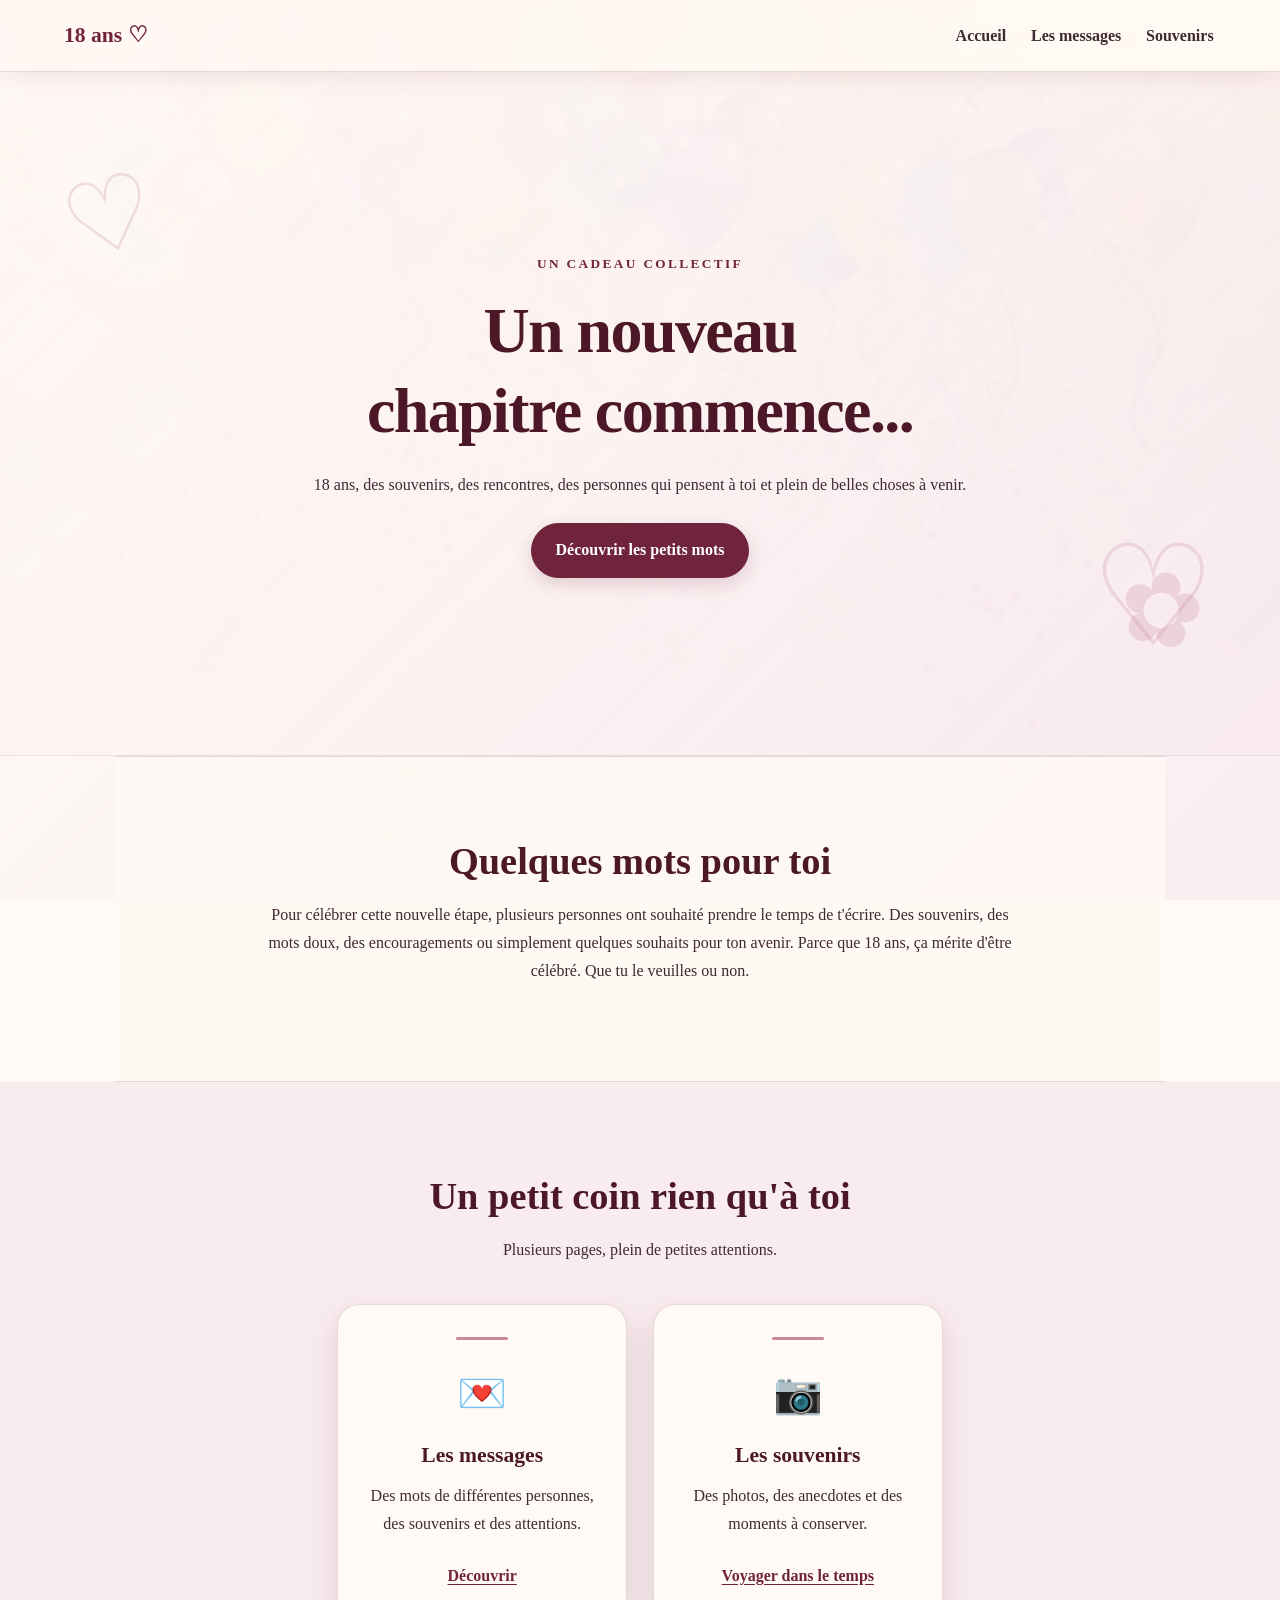
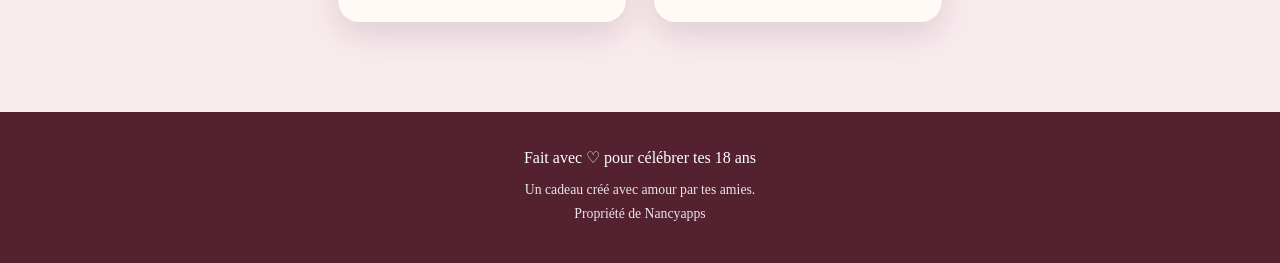
<file: index.html>
<!DOCTYPE html>
<html lang="fr">

<head>
    <meta charset="UTF-8">
    <meta name="viewport" content="width=device-width, initial-scale=1.0">

    <title>18 ans — Un nouveau chapitre</title>

<link rel="stylesheet" href="css/commun.css">
    <link rel="stylesheet" href="css/accueil.css"></head>

<body>

    <header>
        <nav>
            <div class="logo">18 ans ♡</div>

            <ul>
                <li><a href="index.html">Accueil</a></li>
                <li><a href="messages.html">Les messages</a></li>
                <li><a href="souvenir.html">Souvenirs</a></li>
            </ul>
        </nav>
    </header>

    <main>

        <!-- HERO -->
        <section class="hero" id="accueil">

            <div class="hero-content">

                <p class="subtitle">Un cadeau collectif</p>

                <h1>Un nouveau chapitre commence...</h1>

                <p class="hero-text">
                    18 ans, des souvenirs, des rencontres,
                    des personnes qui pensent à toi
                    et plein de belles choses à venir.
                </p>

                <a href="messages.html" class="button">
                    Découvrir les petits mots
                </a>

            </div>

            <div class="hero-decoration">♡</div>

        </section>


        <!-- INTRODUCTION -->
        <section class="introduction">

            <h2>Quelques mots pour toi</h2>

            <p>
                Pour célébrer cette nouvelle étape,
                plusieurs personnes ont souhaité
                prendre le temps de t'écrire.

                Des souvenirs, des mots doux,
                des encouragements ou simplement
                quelques souhaits pour ton avenir.

                Parce que 18 ans, ça mérite
                d'être célébré.
                Que tu le veuilles ou non.
            </p>

        </section>


        <!-- ACCES AUX PAGES -->
        <section class="messages-section">

            <h2>Un petit coin rien qu'à toi</h2>

            <p class="section-description">
                Plusieurs pages, plein de petites attentions.
            </p>

            <div class="cards-container">

                <article class="card">
                    <div class="card-icon">💌</div>

                    <h3>Les messages</h3>

                    <p>
                        Des mots de différentes personnes,
                        des souvenirs et des attentions.
                    </p>

                    <a href="messages.html">Découvrir</a>
                </article>

                <article class="card">
                    <div class="card-icon">📷</div>

                    <h3>Les souvenirs</h3>

                    <p>
                        Des photos, des anecdotes
                        et des moments à conserver.
                    </p>

                    <a href="souvenir.html">Voyager dans le temps</a>
                </article>

               

            </div>

        </section>


        

    </main>


    <footer>

        <p>Fait avec ♡ pour célébrer tes 18 ans</p>

        <p class="footer-small">
            Un cadeau créé avec amour par tes amies.<br>
            Propriété de Nancyapps
        </p>

    </footer>

    

</body>
</html>
</file>
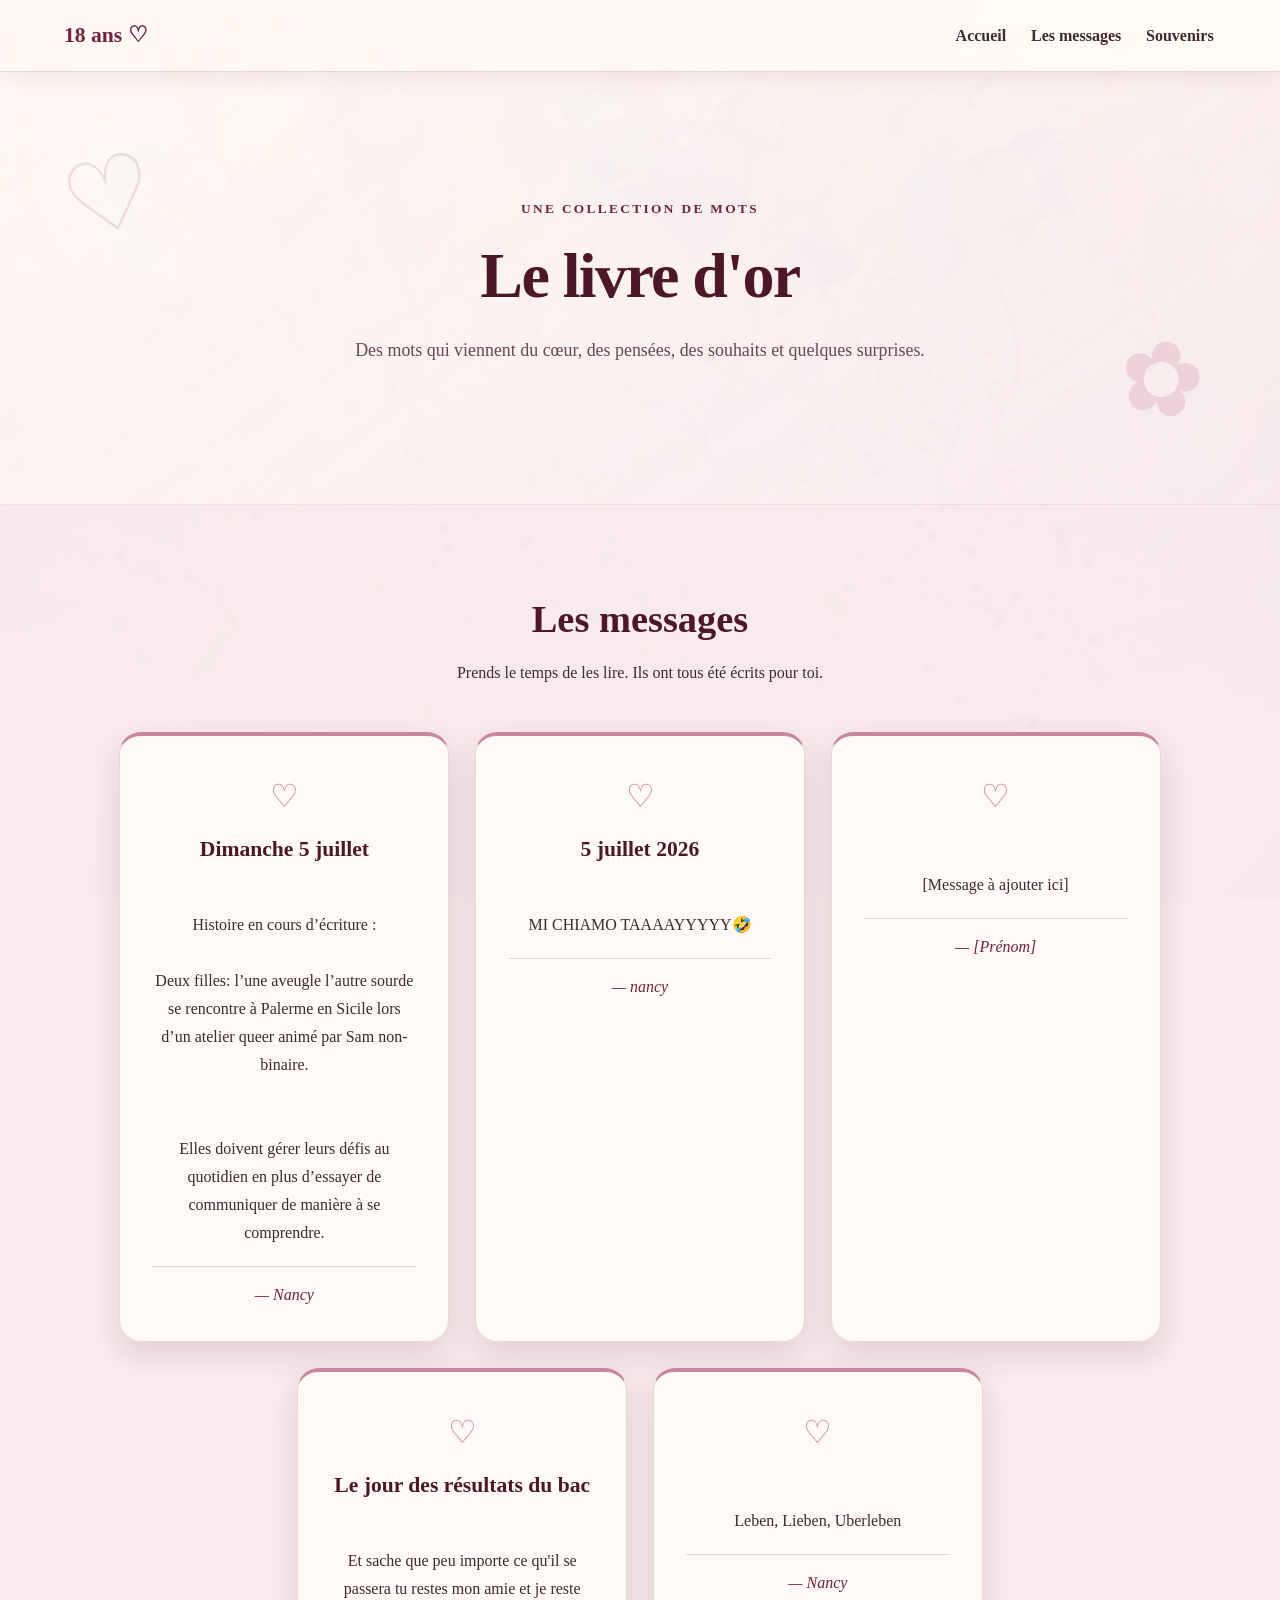
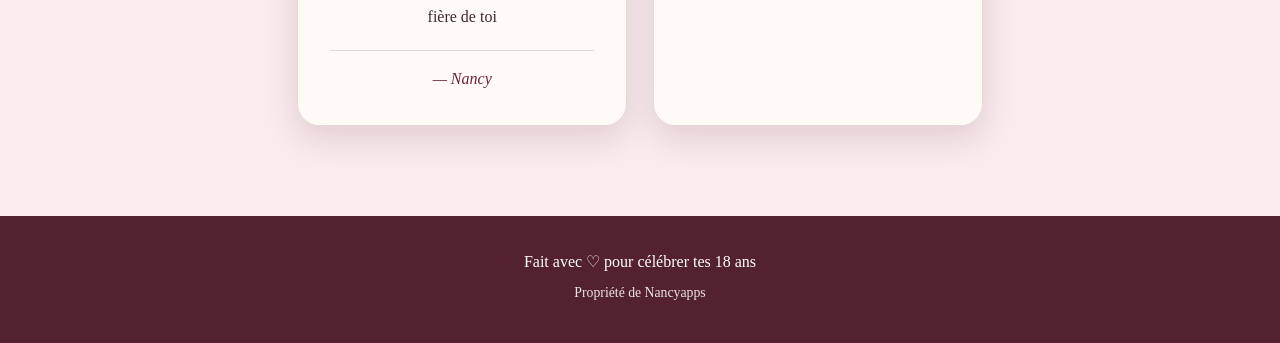
<file: livre_or.html>
<!DOCTYPE html>
<html lang="fr">

<head>
    <meta charset="UTF-8">
    <meta name="viewport" content="width=device-width, initial-scale=1.0">

    <title>Le livre d'or — 18 ans</title>

<link rel="stylesheet" href="css/commun.css">
    <link rel="stylesheet" href="css/livre_or.css"></head>

<body>

    <header>
        <nav>
            <div class="logo">18 ans ♡</div>

            <ul>
                <li><a href="index.html">Accueil</a></li>
                <li><a href="messages.html">Les messages</a></li>
                <li><a href="souvenir.html">Souvenirs</a></li>
            </ul>
        </nav>
    </header>

    <main>

        <section class="hero">

            <div class="hero-content">

                <p class="subtitle">Une collection de mots</p>

                <h1>Le livre d'or</h1>

                <p>
                    Des mots qui viennent du cœur,
                    des pensées, des souhaits
                    et quelques surprises.
                </p>

            </div>

        </section>


        <section class="guestbook">

            <h2>Les messages</h2>

            <p>
                Prends le temps de les lire.
                Ils ont tous été écrits pour toi.
            </p>

            <div class="message-container">

                <!-- MESSAGE 1 -->
                <article class="message-card">

                    <span class="message-decoration">♡</span>

                    <h3>Dimanche 5 juillet</h3>

                    <p>
                        Histoire en cours d’écriture : 

Deux filles: l’une aveugle l’autre sourde se rencontre à Palerme en Sicile lors d’un atelier queer animé par Sam non-binaire. <br>

Elles doivent gérer leurs défis au quotidien en plus d’essayer de communiquer de manière à se comprendre.
                    </p>

                    <span class="author">
                        — Nancy
                    </span>

                </article>


                <!-- MESSAGE 2 -->
                <article class="message-card">

                    <span class="message-decoration">♡</span>

                    <h3>5 juillet 2026</h3>

                    <p>
                        MI CHIAMO TAAAAYYYYY🤣
                    </p>

                    <span class="author">
                        — nancy
                    </span>

                </article>


                <!-- MESSAGE 3 -->
                <article class="message-card">

                    <span class="message-decoration">♡</span>

                    <h3></h3>

                    <p>
                        [Message à ajouter ici]
                    </p>

                    <span class="author">
                        — [Prénom]
                    </span>

                </article>
                
					<!-- MESSAGE 4-->
                <article class="message-card">

                    <span class="message-decoration">♡</span>

                    <h3>Le jour des résultats du bac</h3>

                    <p>
					Et sache que peu importe ce qu'il se passera tu restes mon amie et je reste fière de toi      
					      </p>

                    <span class="author">
                        — Nancy
                    </span>

                </article>
                
                   <!-- MESSAGE 5 -->
                <article class="message-card">

                    <span class="message-decoration">♡</span>

                    <h3></h3>

                    <p>
                        Leben, Lieben, Uberleben
                    </p>

                    <span class="author">
                        — Nancy
                    </span>

                </article>
                
            </div>

        </section>


       

    </main>


    <footer>
        <p>Fait avec ♡ pour célébrer tes 18 ans</p>
        <p class="footer-small">Propriété de Nancyapps</p>
    </footer>

    

</body>
</html>
</file>
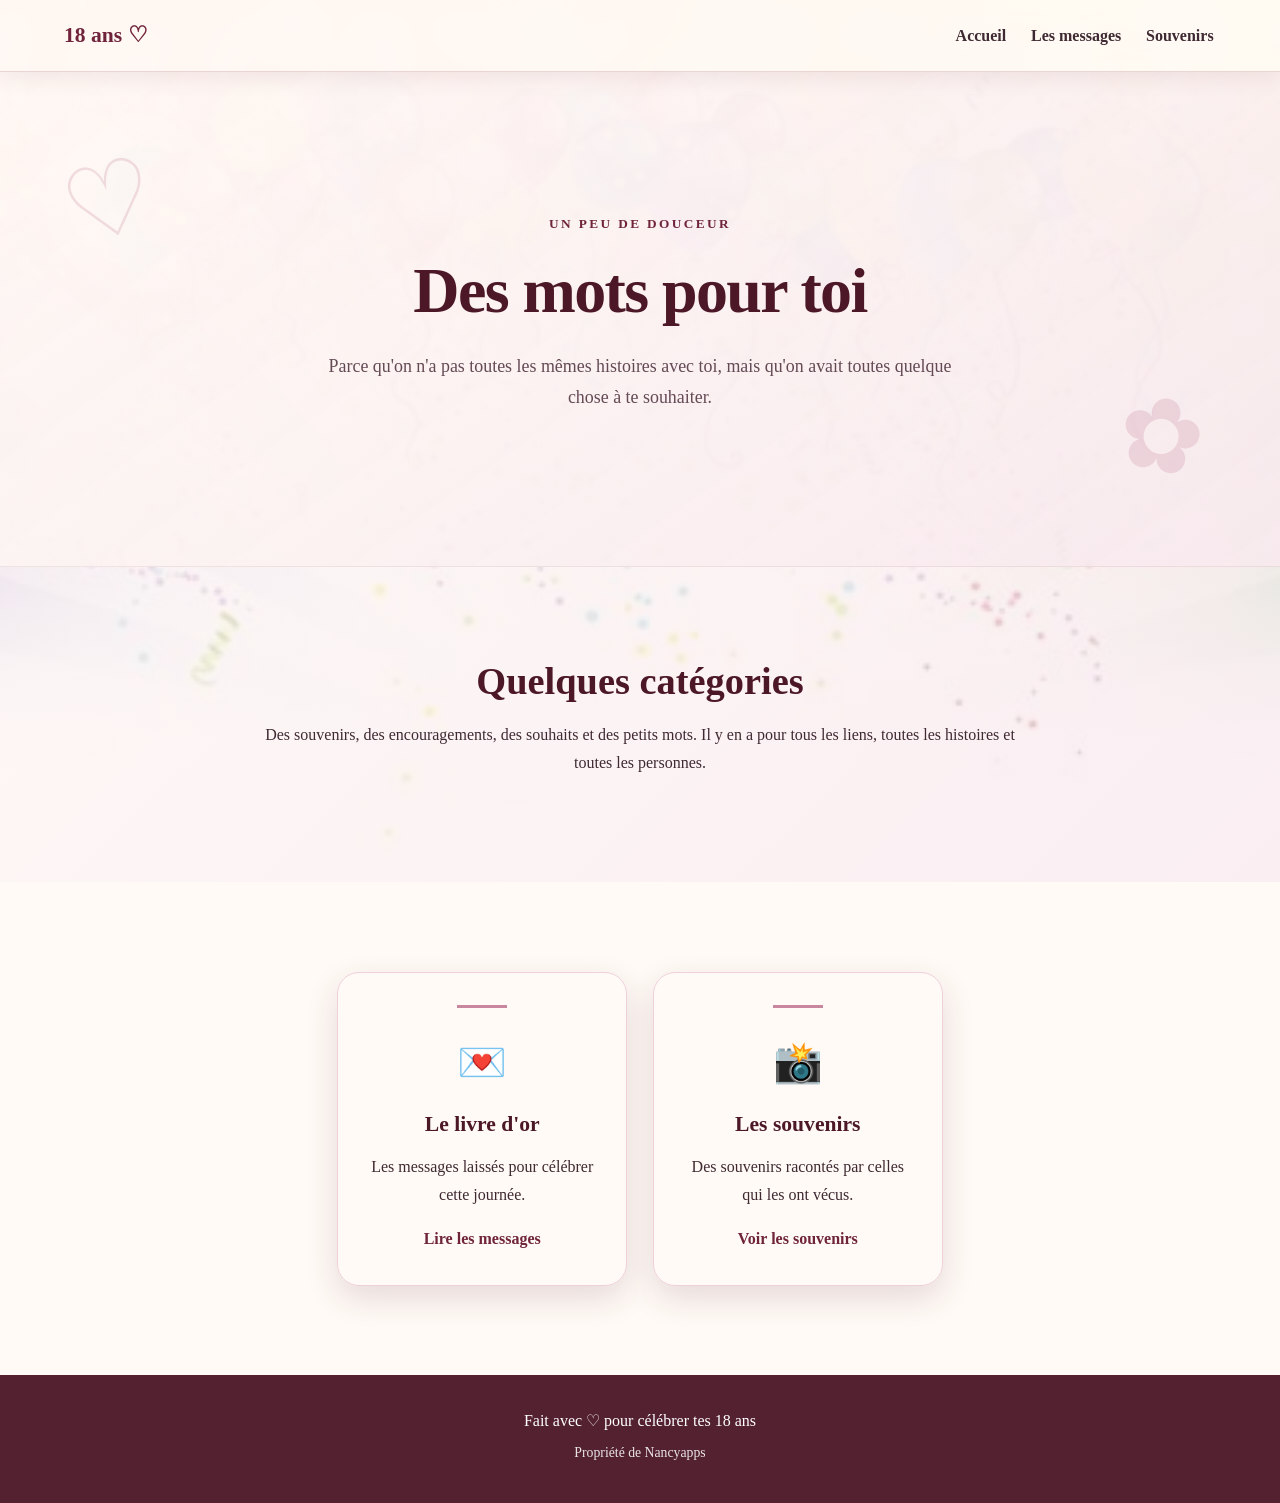
<file: messages.html>
<!DOCTYPE html>
<html lang="fr">

<head>
    <meta charset="UTF-8">
    <meta name="viewport" content="width=device-width, initial-scale=1.0">

    <title>Les messages — 18 ans</title>
<link rel="stylesheet" href="css/commun.css">
    <link rel="stylesheet" href="css/messages.css">
</head>

<body>

    <header>
        <nav>
            <div class="logo">18 ans ♡</div>

            <ul>
                <li><a href="index.html">Accueil</a></li>
                <li><a href="messages.html">Les messages</a></li>
                <li><a href="souvenir.html">Souvenirs</a></li>
            </ul>
        </nav>
    </header>

    <main>

        <section class="hero">

            <div class="hero-content">

                <p class="subtitle">Un peu de douceur</p>

                <h1>Des mots pour toi</h1>

                <p>
                    Parce qu'on n'a pas toutes les mêmes histoires
                    avec toi, mais qu'on avait toutes
                    quelque chose à te souhaiter.
                </p>

            </div>

        </section>


        <section class="introduction">

            <h2>Quelques catégories</h2>

            <p>
                Des souvenirs, des encouragements,
                des souhaits et des petits mots.
                Il y en a pour tous les liens,
                toutes les histoires et toutes les personnes.
            </p>

        </section>


        <section class="messages-section">

            <div class="cards-container">

                <article class="card">

                    <div class="card-icon">💌</div>

                    <h3>Le livre d'or</h3>

                    <p>
                        Les messages laissés pour
                        célébrer cette journée.
                    </p>

                    <a href="livre_or.html">Lire les messages</a>

                </article>


                <article class="card">

                    <div class="card-icon">📸</div>

                    <h3>Les souvenirs</h3>

                    <p>
                        Des souvenirs racontés par
                        celles qui les ont vécus.
                    </p>

                    <a href="souvenir.html">Voir les souvenirs</a>

                </article>


              

            </div>

        </section>


      

    </main>


    <footer>
        <p>Fait avec ♡ pour célébrer tes 18 ans</p>
        <p class="footer-small">Propriété de Nancyapps</p>
    </footer>

    

</body>
</html>
</file>
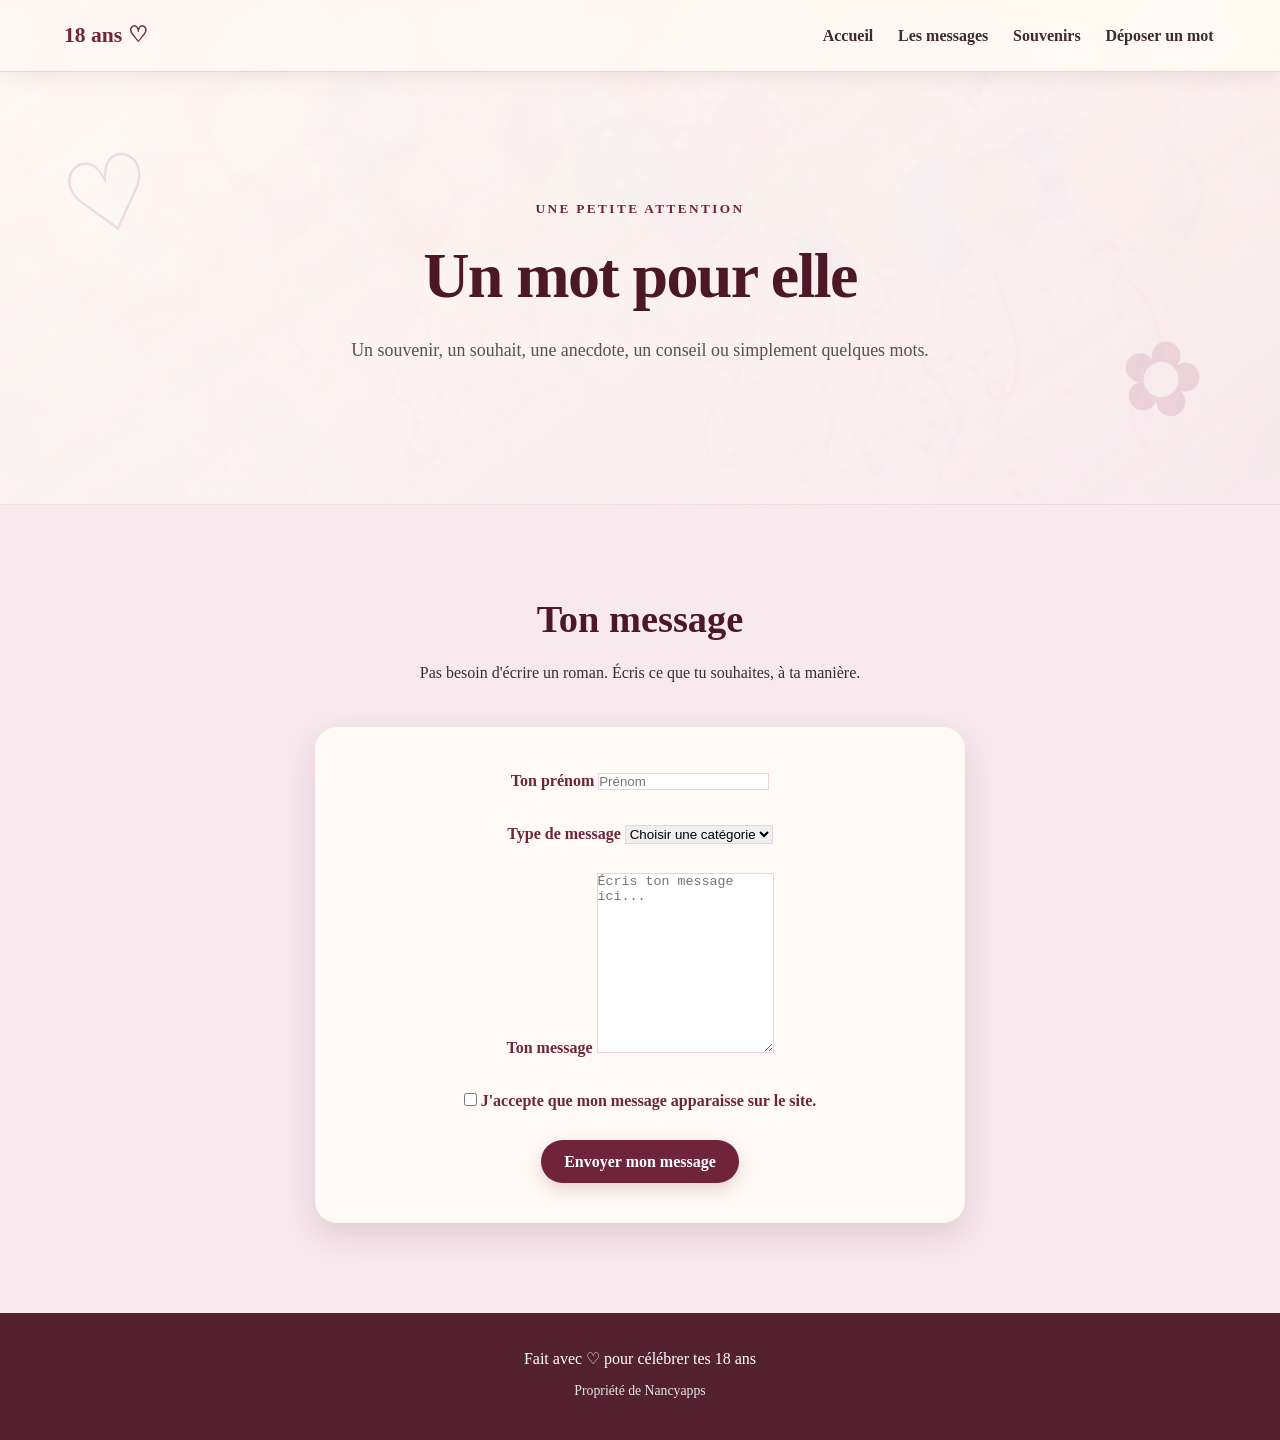
<file: mot.html>
<!DOCTYPE html>
<html lang="fr">

<head>
    <meta charset="UTF-8">
    <meta name="viewport" content="width=device-width, initial-scale=1.0">

    <title>Déposer un mot — 18 ans</title>

<link rel="stylesheet" href="css/commun.css">
<link rel="stylesheet" href="css/mot.css"></head>

<body>

    <header>
        <nav>
            <div class="logo">18 ans ♡</div>

            <ul>
                <li><a href="index.html">Accueil</a></li>
                <li><a href="messages.html">Les messages</a></li>
                <li><a href="souvenir.html">Souvenirs</a></li>
                <li><a href="mot.html">Déposer un mot</a></li>
            </ul>
        </nav>
    </header>

    <main>

        <section class="hero">

            <div class="hero-content">

                <p class="subtitle">Une petite attention</p>

                <h1>Un mot pour elle</h1>

                <p>
                    Un souvenir, un souhait,
                    une anecdote, un conseil
                    ou simplement quelques mots.
                </p>

            </div>

        </section>


        <section class="deposit">

            <h2>Ton message</h2>

            <p>
                Pas besoin d'écrire un roman.
                Écris ce que tu souhaites,
                à ta manière.
            </p>

            <form id="form-message">

                <div class="form-group">

                    <label for="prenom">
                        Ton prénom
                    </label>

                    <input
                        type="text"
                        id="prenom"
                        name="prenom"
                        placeholder="Prénom"
                        required
                    >

                </div>


                <div class="form-group">

                    <label for="categorie">
                        Type de message
                    </label>

                    <select
                        id="categorie"
                        name="categorie"
                        required
                    >

                        <option value="">
                            Choisir une catégorie
                        </option>

                        <option value="souvenir">
                            Un souvenir
                        </option>

                        <option value="petit-mot">
                            Un petit mot
                        </option>

                        <option value="avenir">
                            Pour son avenir
                        </option>

                        <option value="autre">
                            Autre
                        </option>

                    </select>

                </div>


                <div class="form-group">

                    <label for="message">
                        Ton message
                    </label>

                    <textarea
                        id="message"
                        name="message"
                        rows="8"
                        placeholder="Écris ton message ici..."
                        required
                    ></textarea>

                </div>


                <div class="form-group">

                    <label>
                        <input
                            type="checkbox"
                            name="autorisation"
                            required
                        >

                        J'accepte que mon message
                        apparaisse sur le site.
                    </label>

                </div>


                <button type="submit" class="button">
                    Envoyer mon message
                </button>

            </form>

        </section>

    </main>


    <footer>
        <p>Fait avec ♡ pour célébrer tes 18 ans</p>
        <p class="footer-small">Propriété de Nancyapps</p>
    </footer>

    <script src="script.js"></script>

</body>
</html>
</file>
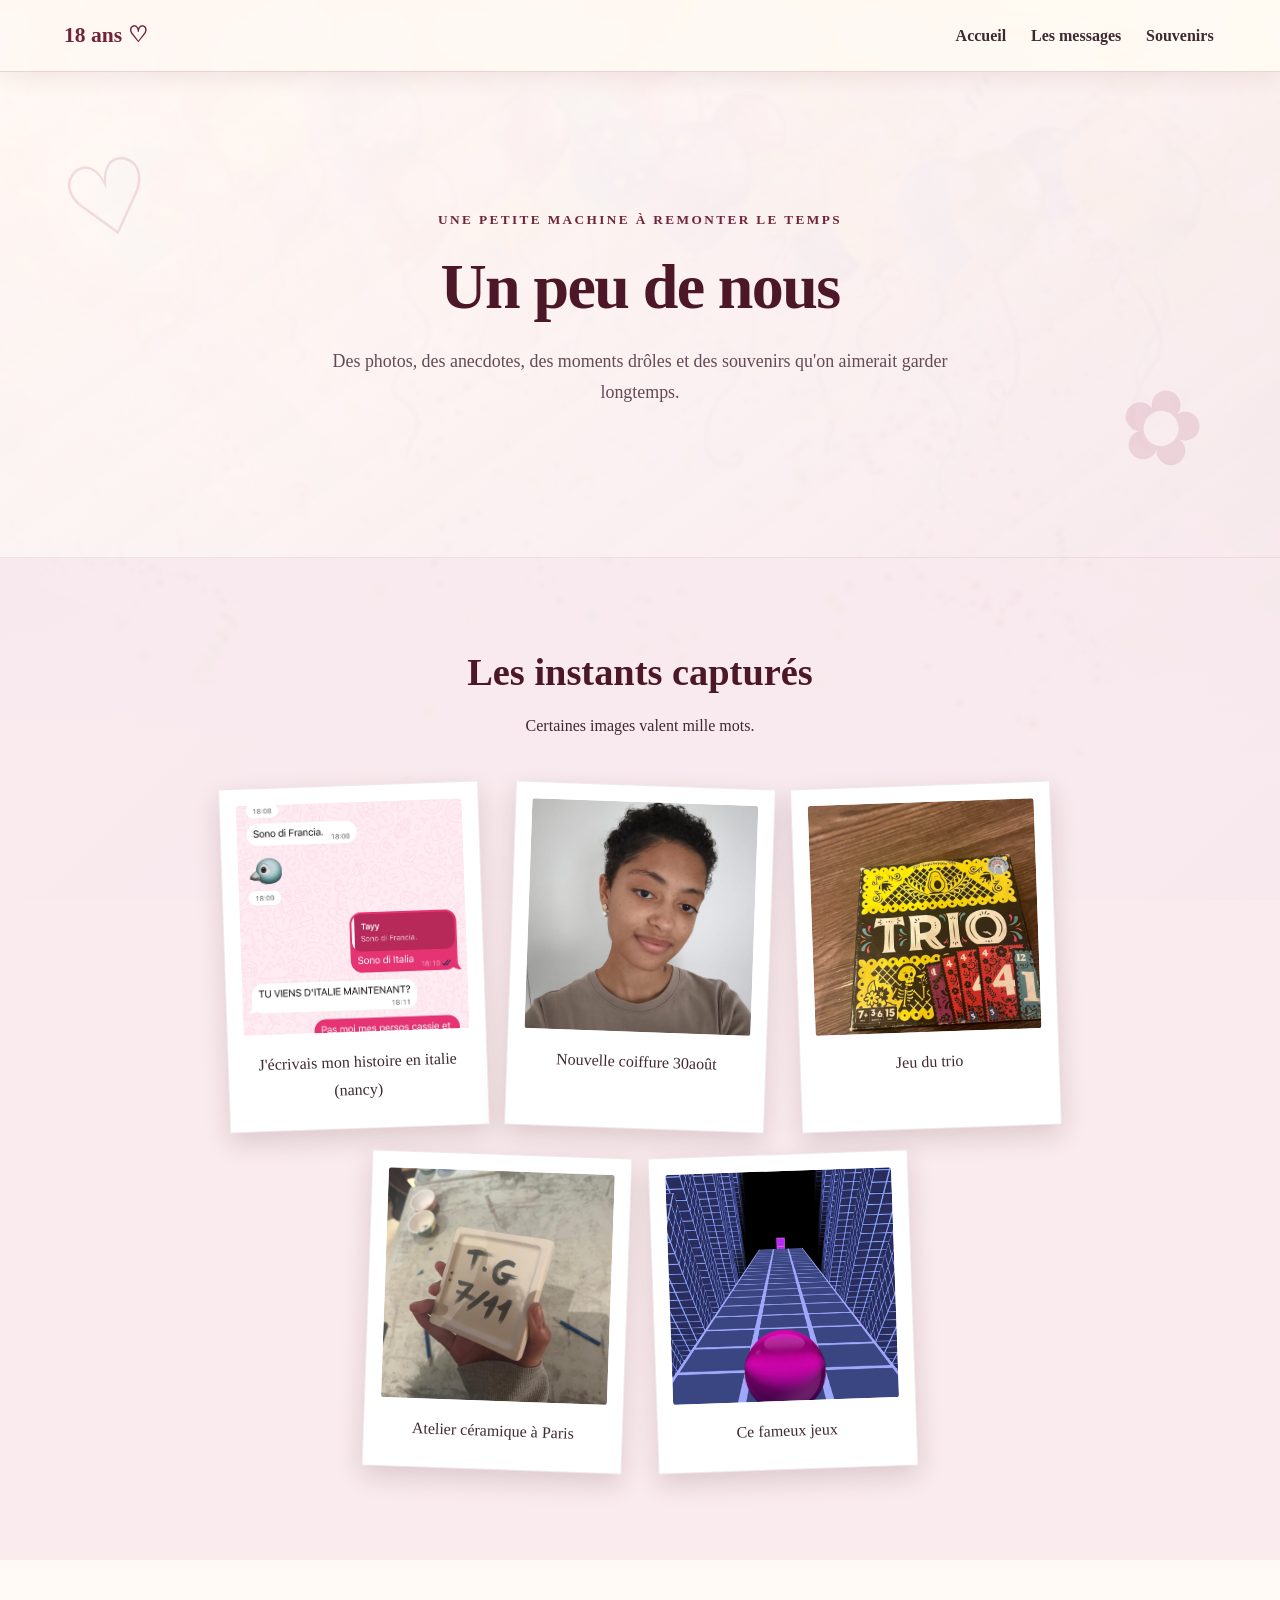
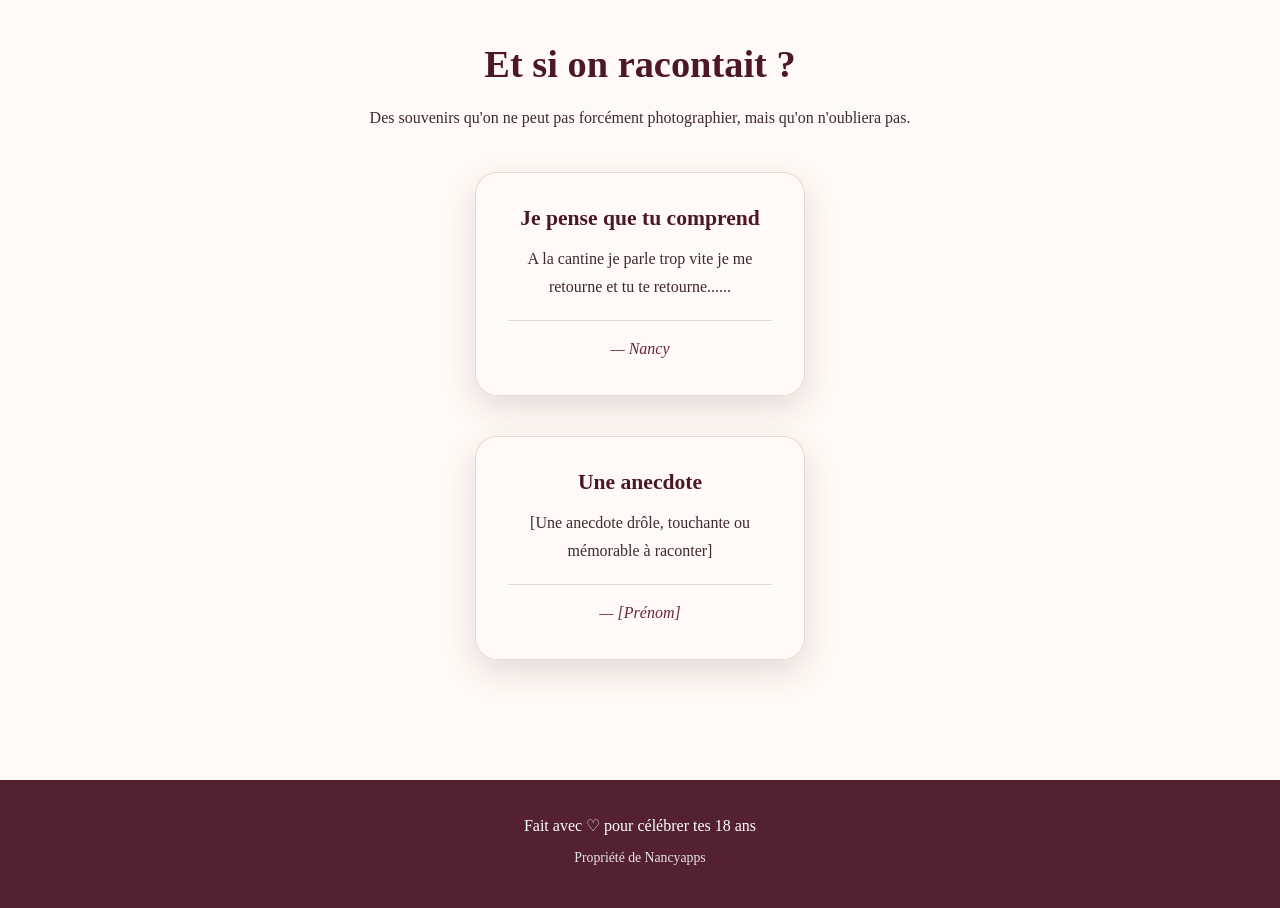
<file: souvenir.html>
<!DOCTYPE html>
<html lang="fr">

<head>
    <meta charset="UTF-8">
    <meta name="viewport" content="width=device-width, initial-scale=1.0">

    <title>Les souvenirs — 18 ans</title>
<link rel="stylesheet" href="css/commun.css">
    <link rel="stylesheet" href="css/souvenir.css">
</head>

<body>

    <header>
        <nav>
            <div class="logo">18 ans ♡</div>

            <ul>
                <li><a href="index.html">Accueil</a></li>
                <li><a href="messages.html">Les messages</a></li>
                <li><a href="souvenir.html">Souvenirs</a></li>
            </ul>
        </nav>
    </header>

    <main>

        <section class="hero">

            <div class="hero-content">

                <p class="subtitle">Une petite machine à remonter le temps</p>

                <h1>Un peu de nous</h1>

                <p>
                    Des photos, des anecdotes,
                    des moments drôles et des souvenirs
                    qu'on aimerait garder longtemps.
                </p>

            </div>

        </section>


        <section class="souvenirs">

            <h2>Les instants capturés</h2>

            <p>
                Certaines images valent mille mots.
            </p>

            <div class="photo-container">

                <figure class="photo-placeholder">

                    <img src="images/italie_nancy_tayy.jpg" alt="Souvenir">

                    <figcaption>
						J'écrivais mon histoire en italie (nancy)
                    </figcaption>

                </figure>


                <figure class="photo-placeholder">

                    <img src="images/tayy.jpg" alt="Souvenir">

                    <figcaption>
                        Nouvelle coiffure 30août 
                    </figcaption>

                </figure>


                <figure class="photo-placeholder">

                    <img src="images/trio.jpg" alt="Souvenir">

                    <figcaption>
                        Jeu du trio 
                    </figcaption>

                </figure>
                
                
                <figure class="photo-placeholder">

                    <img src="images/ceramique.jpg" alt="Souvenir">

                    <figcaption>
                       Atelier céramique à Paris
                    </figcaption>

                </figure>
                
                
                <figure class="photo-placeholder">

                    <img src="images/jeux.jpg" alt="Souvenir">

                    <figcaption>
                       Ce fameux jeux
                    </figcaption>

                </figure>

            </div>

        </section>


        <section class="introduction">

            <h2>Et si on racontait ?</h2>

            <p>
                Des souvenirs qu'on ne peut pas forcément
                photographier, mais qu'on n'oubliera pas.
            </p>

            <!-- ANECDOTES -->

            <article class="message-card">

                <h3>Je pense que tu comprend</h3>

                <p>
                   A la cantine je parle trop vite je me retourne et tu te retourne......
                </p>

                <span class="author">
                    — Nancy
                </span>

            </article>
            
            <article class="message-card">

                <h3>Une anecdote</h3>

                <p>
                    [Une anecdote drôle, touchante
                    ou mémorable à raconter]
                </p>

                <span class="author">
                    — [Prénom]
                </span>

            </article>

        </section>


       

    </main>


    <footer>
        <p>Fait avec ♡ pour célébrer tes 18 ans</p>
        <p class="footer-small">Propriété de Nancyapps</p>
    </footer>

    

</body>
</html>
</file>
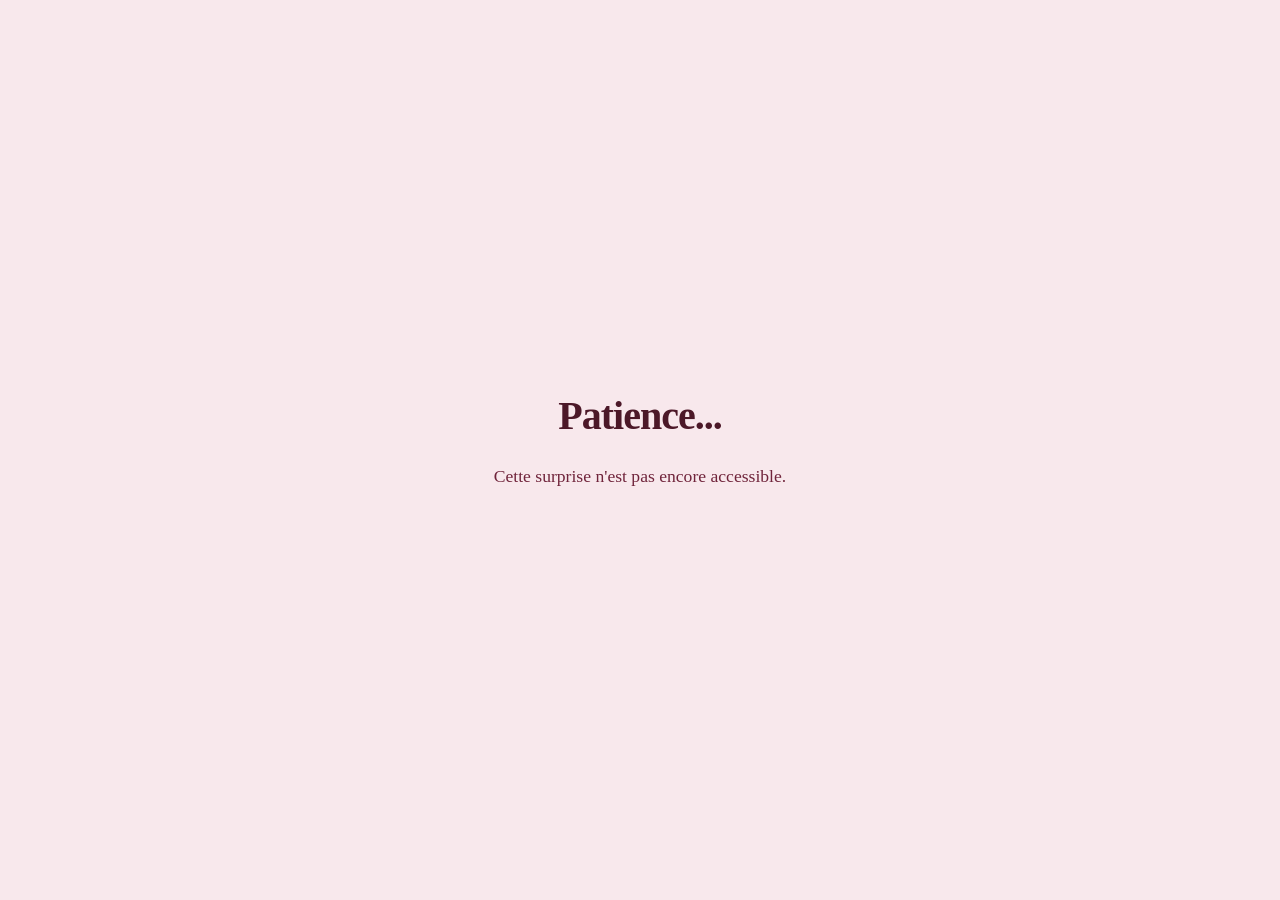
<file: surprise.html>
<!DOCTYPE html>
<html lang="fr">

<head>
    <meta charset="UTF-8">
    <meta name="viewport" content="width=device-width, initial-scale=1.0">

    <title>Une dernière surprise — 18 ans</title>

<link rel="stylesheet" href="css/commun.css">
    <link rel="stylesheet" href="css/surprise.css"></head>

<body>

    <main>
<div id="message-verrouillage">
    <h1>Patience...</h1>
    <p>Cette surprise n'est pas encore accessible.</p>
</div>
<div id="contenu-surprise" hidden>
        <section class="hero">

            <div class="hero-content">

                <p class="subtitle">Une dernière enveloppe</p>

                <h1>Et ce n'est pas fini...</h1>

                <p>
                    Parce qu'il y a des choses
                    qu'on ne peut pas résumer
                    à quelques petits mots.
                </p>

            </div>

        </section>


        <section class="introduction">

            <h2>JOYEUX ANNIVERSSAIRE</h2>

            <p>
                Des souvenirs, des fous-rires, une année pleine de question, de réponse, de sport, de devoirs, d'allemand, etc... <br>
                Joyeux anniverssaire TAYYYYYYYYYYYYYYYYYY
            </p>

        </section>


        <section class="souvenirs">

            <h2>Et surtout...</h2>

            <p>
                <audio controls style="width: 100%; margin: 10px 0;">
  <source src="CHANSON - JOYEUX ANNIVERSAIRE.mp3" type="audio/mpeg">
  Ton navigateur ne supporte pas l'audio.
</audio><br>
            </p>

        </section>


        <footer>

            <p>Joyeux anniversaire ♡</p>

            <p class="footer-small">
                Avec toute notre affection.
            </p>

        </footer>
</div>
    </main>

</body>
</html>
</file>
<file: css/commun.css>
/* ==============================
   VARIABLES & THEME
================================= */
:root {
    --rose: #c9879f;
    --rose-clair: #f8e9ee;
    --rose-poudre: #efd0dc;
    --bordeaux: #70243b;
    --bordeaux-fonce: #4c1828;
    --creme: #fffaf5;
    --blanc: #ffffff;
    --texte: #3f2932;
    --texte-clair: #644a55;
    --ombre: 0 12px 32px rgba(76, 24, 40, 0.14);
    --rayon: 22px;
    --bordure: rgba(112, 36, 59, 0.16);
}

/* ==============================
   RESET
================================= */
* {
    margin: 0;
    padding: 0;
    box-sizing: border-box;
}

html {
    scroll-behavior: smooth;
}

body {
    min-height: 100vh;
    font-family: Georgia, "Times New Roman", serif;
    color: var(--texte);
    line-height: 1.75;
    background-color: var(--creme);
    background-image:
        linear-gradient(135deg, rgba(255, 250, 245, 0.80), rgba(248, 233, 238, 0.78)),
        url("../fond_anniv.jpg");
    background-size: cover;
    background-position: center;
    background-attachment: fixed;
    background-repeat: no-repeat;
}

img {
    display: block;
    max-width: 100%;
    height: auto;
}

a {
    color: var(--bordeaux);
    text-underline-offset: 0.2em;
}

a:focus-visible,
button:focus-visible {
    outline: 3px solid var(--rose);
    outline-offset: 4px;
}

/* ==============================
   TYPOGRAPHY
================================= */
h1, h2, h3 {
    color: var(--bordeaux-fonce);
    line-height: 1.25;
    text-wrap: balance;
}

h1 {
    font-size: clamp(2.3rem, 5vw, 4.3rem);
    letter-spacing: -0.025em;
}

h2 {
    font-size: clamp(1.7rem, 3vw, 2.6rem);
    margin-bottom: 1rem;
}

h3 {
    font-size: 1.35rem;
    margin-bottom: 0.8rem;
}

p {
    margin-bottom: 1rem;
}

.subtitle {
    display: inline-block;
    text-transform: uppercase;
    letter-spacing: 0.18em;
    font-size: 0.83rem;
    font-weight: bold;
    color: var(--bordeaux);
    margin-bottom: 0.4rem;
}

/* ==============================
   SHARED LAYOUT
================================= */
section {
    padding: clamp(3.5rem, 7vw, 6rem) clamp(1.25rem, 8vw, 8rem);
}

.section-description {
    text-align: center;
    max-width: 700px;
    margin: 0 auto 2.5rem;
}

header {
    position: sticky;
    top: 0;
    z-index: 100;
    background: rgba(255, 250, 245, 0.94);
    border-bottom: 1px solid var(--bordure);
    box-shadow: 0 5px 22px rgba(76, 24, 40, 0.08);
    backdrop-filter: blur(14px);
    -webkit-backdrop-filter: blur(14px);
}

nav {
    display: flex;
    justify-content: space-between;
    align-items: center;
    gap: 1.5rem;
    padding: 1rem clamp(1rem, 5vw, 4rem);
}

.logo {
    color: var(--bordeaux);
    font-size: 1.35rem;
    font-weight: bold;
    white-space: nowrap;
}

nav ul {
    display: flex;
    flex-wrap: wrap;
    justify-content: center;
    gap: 0.55rem 1.25rem;
    list-style: none;
}

nav a {
    display: inline-block;
    text-decoration: none;
    color: var(--texte);
    padding: 0.35rem 0.15rem;
    font-weight: 600;
    transition: color 0.2s ease, transform 0.2s ease;
}

nav a:hover,
nav a:focus-visible {
    color: var(--bordeaux);
    transform: translateY(-1px);
}

/* ==============================
   BUTTONS
================================= */
.button {
    display: inline-block;
    padding: 0.8rem 1.45rem;
    border: 1px solid var(--bordeaux);
    background: var(--bordeaux);
    color: var(--blanc);
    text-decoration: none;
    border-radius: 999px;
    font-weight: bold;
    box-shadow: 0 6px 18px rgba(112, 36, 59, 0.18);
    transition: transform 0.2s ease, background 0.2s ease, box-shadow 0.2s ease;
}

.button:hover {
    background: var(--bordeaux-fonce);
    color: var(--blanc);
    transform: translateY(-2px);
    box-shadow: 0 9px 22px rgba(112, 36, 59, 0.24);
}

/* ==============================
   HERO
================================= */
.hero {
    min-height: 58vh;
    display: flex;
    justify-content: center;
    align-items: center;
    text-align: center;
    position: relative;
    isolation: isolate;
    overflow: hidden;
    background: linear-gradient(145deg, rgba(255, 250, 245, 0.94), rgba(248, 233, 238, 0.88));
    border-bottom: 1px solid rgba(112, 36, 59, 0.1);
}

.hero::before,
.hero::after {
    position: absolute;
    z-index: -1;
    color: var(--rose);
    opacity: 0.25;
    font-size: clamp(3rem, 8vw, 7rem);
    pointer-events: none;
}

.hero::before {
    content: "♡";
    left: 5%;
    top: 8%;
    transform: rotate(-15deg);
}

.hero::after {
    content: "✿";
    right: 6%;
    bottom: 8%;
    transform: rotate(12deg);
}

.hero-content {
    width: min(100%, 780px);
    padding: 2rem;
}

.hero h1 {
    margin: 0.6rem 0 1.2rem;
}

.hero-content > p:last-child {
    max-width: 650px;
    margin-inline: auto;
    font-size: 1.12rem;
    color: var(--texte-clair);
}

/* ==============================
   CARDS & FLEX CONTAINERS
================================= */
.card,
.message-card {
    background: rgba(255, 250, 245, 0.96);
    border: 1px solid var(--bordure);
    border-radius: var(--rayon);
    padding: 2rem;
    box-shadow: var(--ombre);
    transition: transform 0.25s ease, box-shadow 0.25s ease;
}

.card:hover,
.message-card:hover {
    transform: translateY(-5px);
    box-shadow: 0 17px 38px rgba(76, 24, 40, 0.18);
}

.cards-container,
.message-container,
.photo-container {
    display: flex;
    justify-content: center;
    align-items: stretch;
    flex-wrap: wrap;
    gap: 1.6rem;
}

.card {
    width: min(100%, 290px);
    text-align: center;
}

.card-icon {
    font-size: 2.5rem;
    display: block;
    margin-bottom: 0.8rem;
}

.message-card {
    width: min(100%, 330px);
    text-align: center;
}

.message-decoration {
    color: var(--rose);
    font-size: 2rem;
    display: block;
    margin-bottom: 0.7rem;
}

.author {
    display: block;
    margin-top: 1.2rem;
    padding-top: 0.9rem;
    border-top: 1px solid var(--bordure);
    color: var(--bordeaux);
    font-style: italic;
}

/* ==============================
   INTRO
================================= */
.introduction {
    max-width: 1050px;
    margin-inline: auto;
    text-align: center;
}

.introduction p {
    max-width: 760px;
    margin: 0 auto 1rem;
}

/* ==============================
   FOOTER
================================= */
footer {
    padding: 2rem 1.25rem;
    text-align: center;
    color: var(--blanc);
    background: rgba(76, 24, 40, 0.96);
}

footer p {
    margin-bottom: 0.35rem;
}

.footer-small {
    font-size: 0.86rem;
    opacity: 0.88;
}

/* ==============================
   RESPONSIVE
================================= */
@media (max-width: 760px) {
    nav {
        flex-direction: column;
        gap: 0.5rem;
    }

    nav ul {
        gap: 0.45rem 0.85rem;
    }

    section {
        padding: 3.5rem 1.2rem;
    }

    .cards-container,
    .message-container,
    .photo-container {
        flex-direction: column;
        align-items: center;
    }

    .hero {
        min-height: 52vh;
    }
}

@media (prefers-reduced-motion: reduce) {
    html {
        scroll-behavior: auto;
    }

    *,
    *::before,
    *::after {
        transition-duration: 0.01ms !important;
        animation-duration: 0.01ms !important;
    }
}
</file>
<file: css/accueil.css>
/* ACCUEIL */
.hero {
    min-height: 76vh;
    background: linear-gradient(135deg, rgba(255,250,245,.94), rgba(248,233,238,.86));
}
.hero h1 { max-width: 850px; margin-inline: auto; }
.hero .button { margin-top: .5rem; }
.introduction {
    background: rgba(255,250,245,.84);
    border-block: 1px solid var(--bordure);
    padding-block: 5rem;
}
.messages-section {
    text-align: center;
    background: rgba(248,233,238,.82);
}
.card {
    position: relative;
    overflow: hidden;
}
.card::before {
    content: "";
    display: block;
    width: 52px;
    height: 3px;
    margin: 0 auto 1.2rem;
    background: var(--rose);
    border-radius: 999px;
}
.card a {
    display: inline-block;
    margin-top: .5rem;
    font-weight: bold;
}
.deposit {
    text-align: center;
    background: rgba(239,208,220,.84);
}
.hero-decoration {
    position: absolute;
    right: 5%;
    bottom: 5%;
    font-size: clamp(4rem, 11vw, 9rem);
    color: var(--rose);
    opacity: .24;
    pointer-events: none;
}
</file>
<file: css/livre_or.css>
/* LIVRE D'OR */
.hero { min-height: 48vh; }
.guestbook {
    text-align: center;
    background: rgba(248,233,238,.86);
}
.guestbook > p { margin-bottom: 2.4rem; }
.message-container { margin-top: 2.8rem; }
.message-card {
    position: relative;
    overflow: hidden;
    border-top: 4px solid var(--rose);
}
.message-card h3 { margin-bottom: 1.2rem; }
.message-card p { white-space: pre-line; }
.message-decoration { display: block; margin-bottom: .8rem; }
</file>
<file: css/messages.css>
/* ==============================
   PAGE MESSAGES
================================= */

.hero {
    min-height: 55vh;
}

.messages-section {
    background-color: var(--creme);
    text-align: center;
}


/* CARTES CATEGORIES */

.card {
    border: 1px solid var(--rose-poudre);
    position: relative;
    overflow: hidden;
}

.card-icon {
    display: block;
}

.card h3 {
    margin-bottom: 15px;
}

.card a {
    font-weight: bold;
    text-decoration: none;
}

.card a:hover {
    text-decoration: underline;
}


/* BANDE DECORATIVE */

.card::before {
    content: "";

    display: block;

    width: 50px;
    height: 3px;

    background-color: var(--rose);

    margin: 0 auto 20px;
}


/* SECTION CONCLUSION */

.deposit {
    background-color: var(--rose-clair);
    text-align: center;
}

.deposit h2 {
    margin-bottom: 20px;
}
</file>
<file: css/mot.css>
/* ==============================
   DEPOT DE MESSAGE
================================= */

.hero {
    min-height: 45vh;
}


/* FORMULAIRE */

.deposit {
    background-color: var(--rose-clair);
    text-align: center;
}

#form-message {
    max-width: 650px;

    margin: 40px auto 0;

    padding: 40px;

    background-color: var(--creme);

    border-radius: var(--rayon);

    box-shadow: var(--ombre);
}


/* CHAMPS */

.form-group {
    margin-bottom: 25px;
}

.form-group label {
    color: var(--bordeaux);
    font-weight: bold;
}


/* INPUT */

input,
textarea,
select {
    border: 1px solid var(--rose-poudre);

    transition: 0.3s;
}

input:focus,
textarea:focus,
select:focus {
    outline: none;

    border-color: var(--bordeaux);

    box-shadow: 0 0 5px rgba(112, 36, 59, 0.2);
}


/* CASE A COCHER */

input[type="checkbox"] {
    width: auto;
}


/* BOUTON */

#form-message button {
    border: none;
    cursor: pointer;

    font-family: inherit;
    font-size: 1rem;
}


/* MESSAGE */

textarea {
    min-height: 180px;
}


/* RESPONSIVE FORMULAIRE */

@media screen and (max-width: 600px) {

    #form-message {
        padding: 25px 20px;
    }

}
</file>
<file: css/souvenir.css>
/* SOUVENIRS */
.hero { min-height: 54vh; }
.souvenirs {
    text-align: center;
    background: rgba(248,233,238,.86);
}
.photo-container { margin-top: 2.8rem; }
.photo-placeholder {
    width: min(100%, 260px);
    padding: 1rem 1rem 1.5rem;
    background: var(--blanc);
    border: 1px solid rgba(112,36,59,.1);
    box-shadow: 0 10px 26px rgba(76,24,40,.16);
    transform: rotate(-2deg);
    transition: transform .25s ease, box-shadow .25s ease;
}
.photo-placeholder:nth-child(even) { transform: rotate(2deg); }
.photo-placeholder:hover {
    transform: rotate(0) translateY(-5px);
    box-shadow: 0 16px 34px rgba(76,24,40,.2);
}
.photo-placeholder img {
    width: 100%;
    height: 230px;
    object-fit: cover;
    border-radius: 3px;
}
.photo-placeholder figcaption {
    margin-top: 1rem;
    color: var(--texte);
    font-family: Georgia, serif;
}
.introduction { padding-block: 5rem; }
.introduction .message-card { margin: 2.5rem auto; }
.deposit {
    text-align: center;
    background: rgba(239,208,220,.86);
}
</file>
<file: css/surprise.css>
/* ==============================
   ÉCRAN DE VERROUILLAGE
================================= */

#message-verrouillage {
    min-height: 100vh;
    display: flex;
    flex-direction: column;
    justify-content: center;
    align-items: center;
    text-align: center;
    padding: 30px;
    background-color: #F8E8EC;
    color: #70243B;
}

#message-verrouillage h1 {
    font-family: "Harrington", serif;
    font-size: 2.5rem;
    margin-bottom: 20px;
}

#message-verrouillage p {
    font-size: 1.1rem;
    line-height: 1.8;
    max-width: 600px;
}

/* ==============================
   CONTENU VERROUILLÉ
================================= */

[hidden] {
    display: none !important;
}

/* SURPRISE FINALE */
body { background-color: var(--rose-clair); }
.hero {
    min-height: 100vh;
    background:
        linear-gradient(145deg, rgba(255,250,245,.94), rgba(248,233,238,.88));
    text-align: center;
}
.hero h1 { font-size: clamp(2.4rem, 6vw, 4.5rem); }


.introduction {
    max-width: 900px;
    margin: 4rem auto;
    padding: clamp(2rem, 5vw, 4rem);
    background: rgba(255,250,245,.95);
    border: 1px solid var(--bordure);
    border-radius: var(--rayon);
    box-shadow: var(--ombre);
}
.introduction p { white-space: pre-line; }
.souvenirs {
    text-align: center;
    padding-block: 6rem;
    background: rgba(248,233,238,.86);
}
footer { background: rgba(76,24,40,.97); }
</file>
